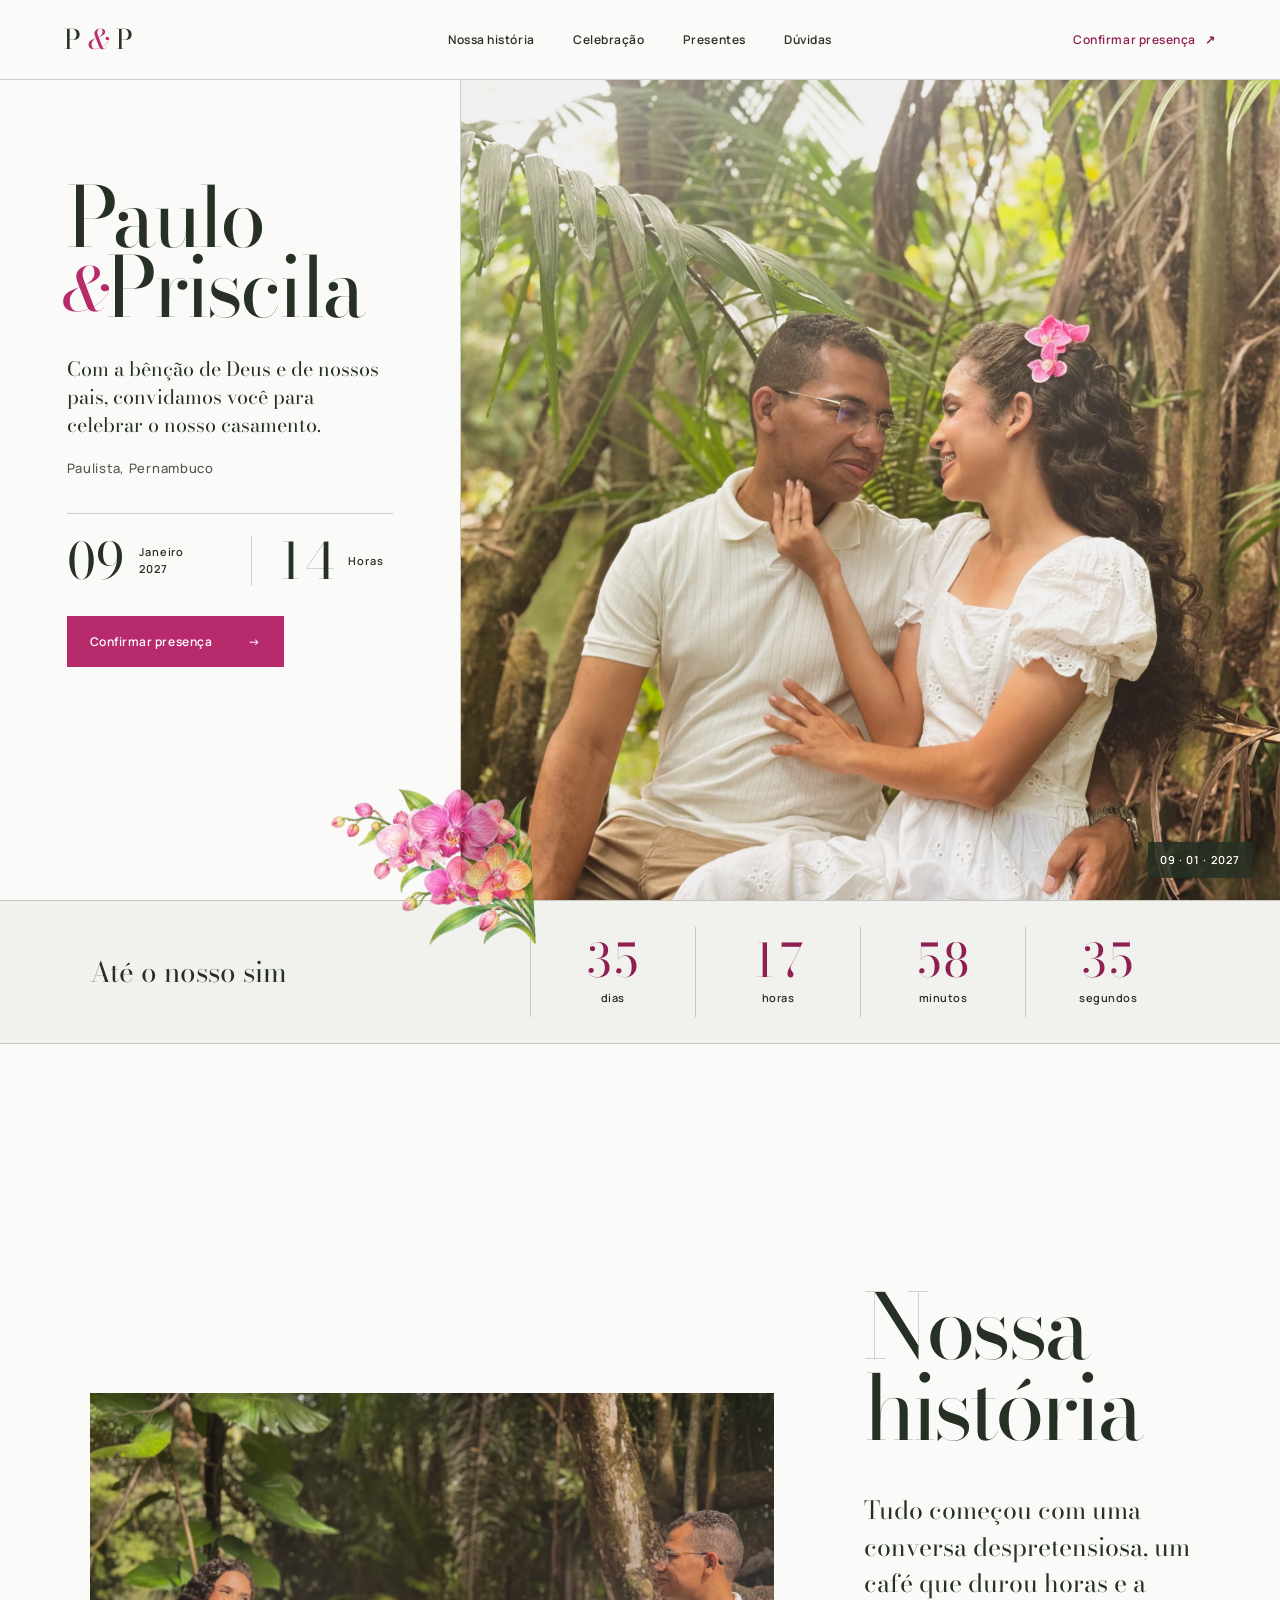
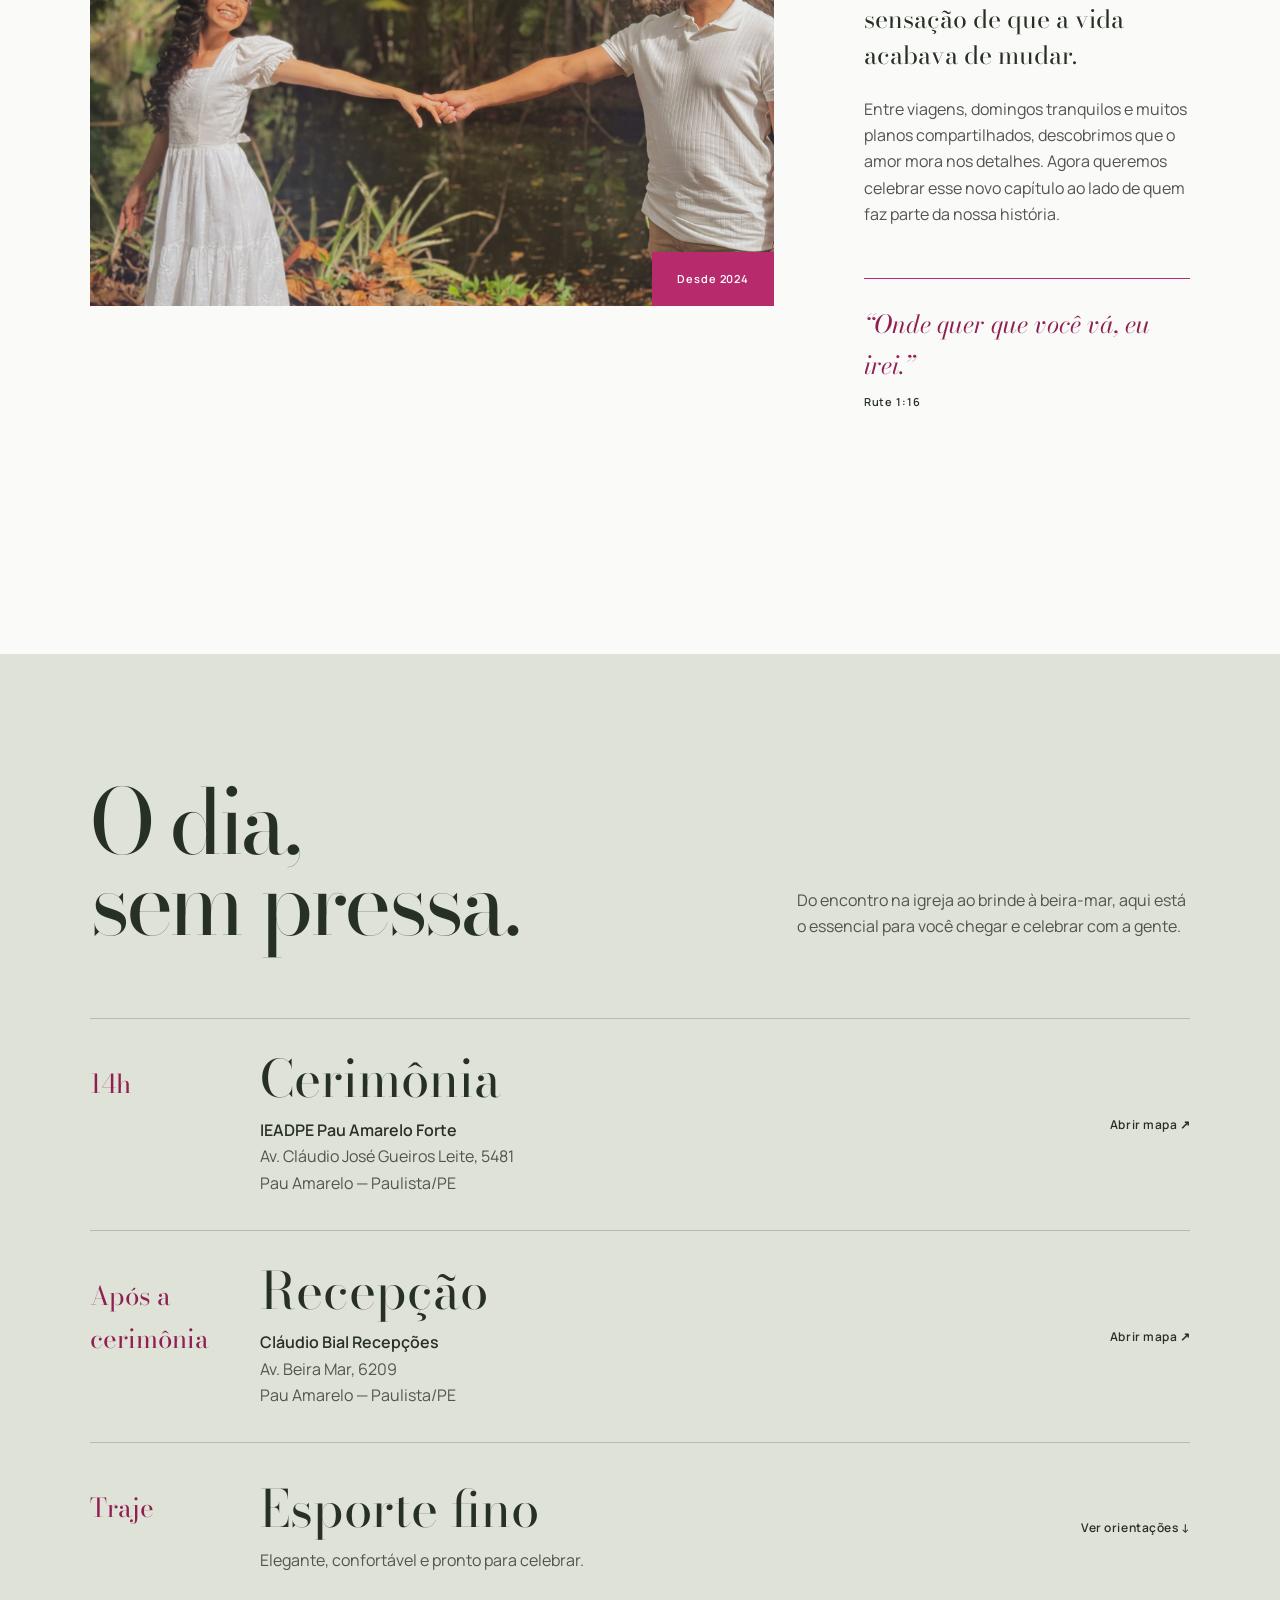
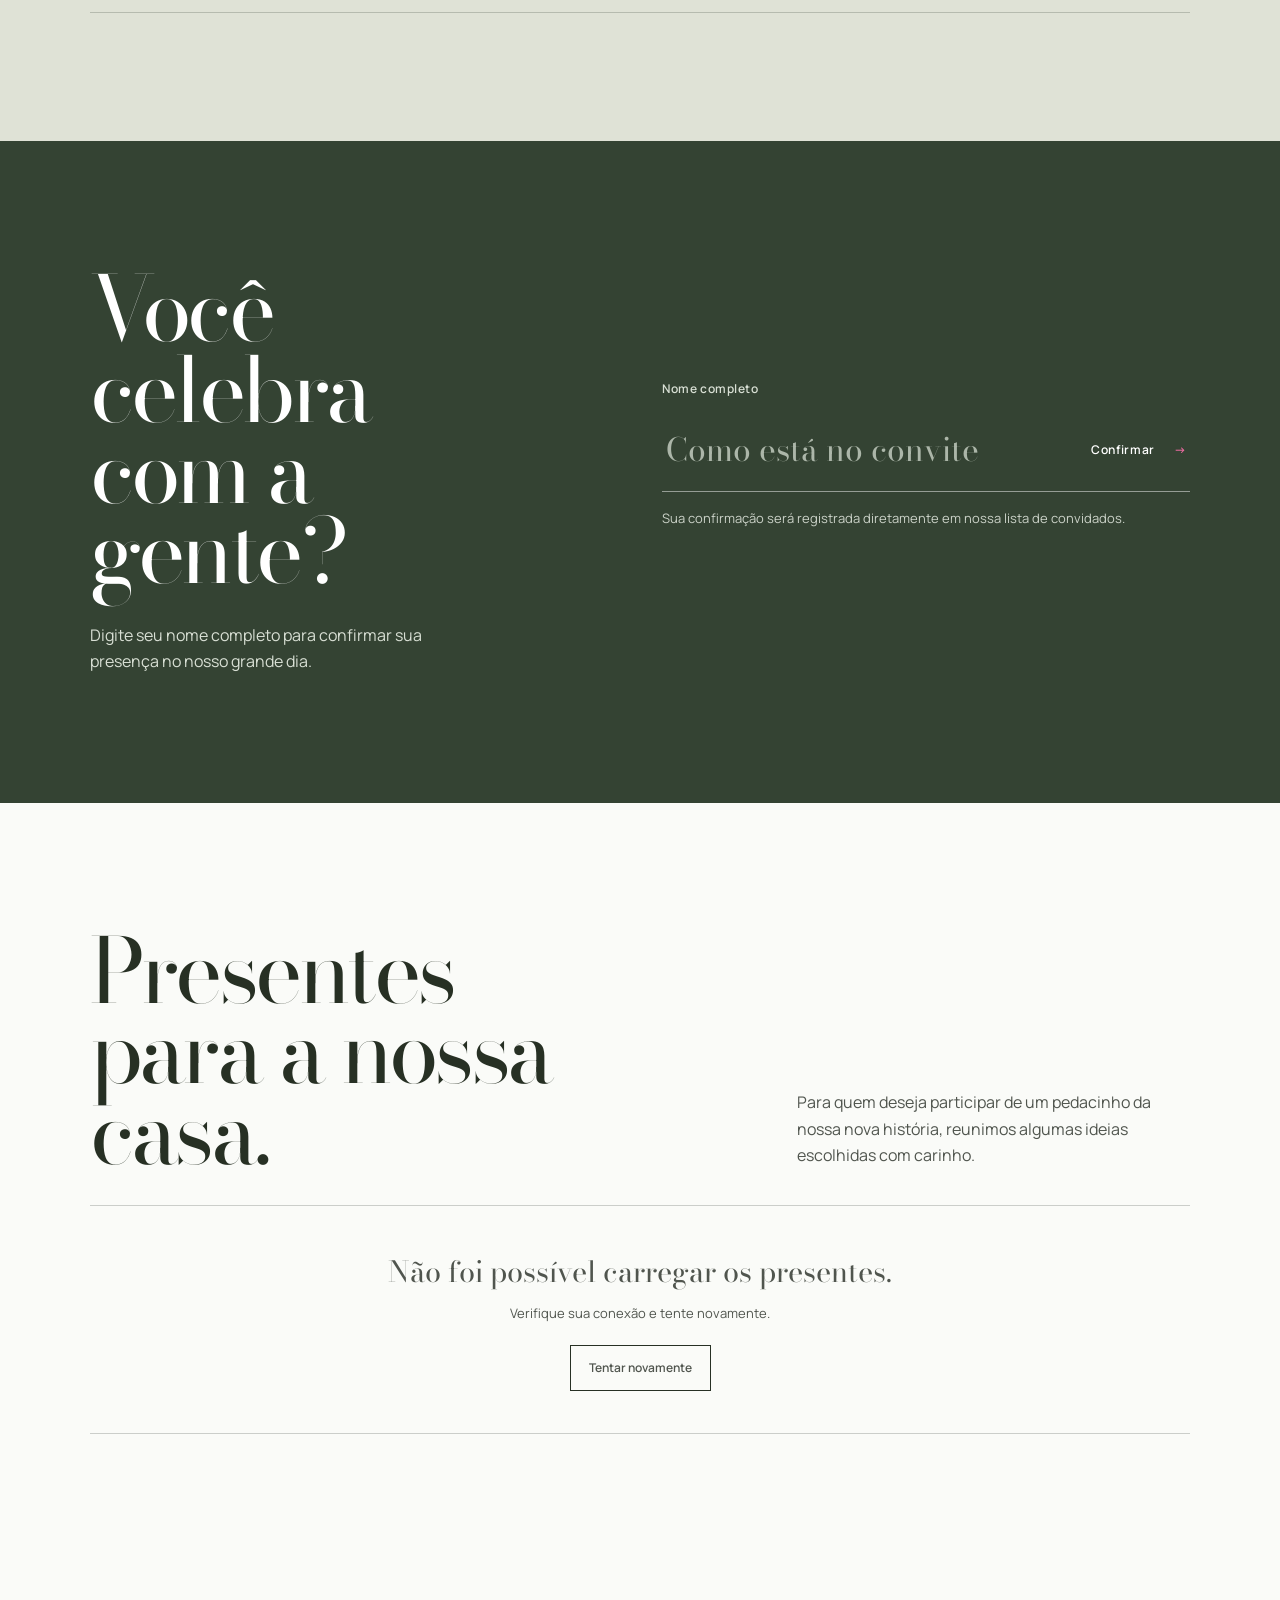
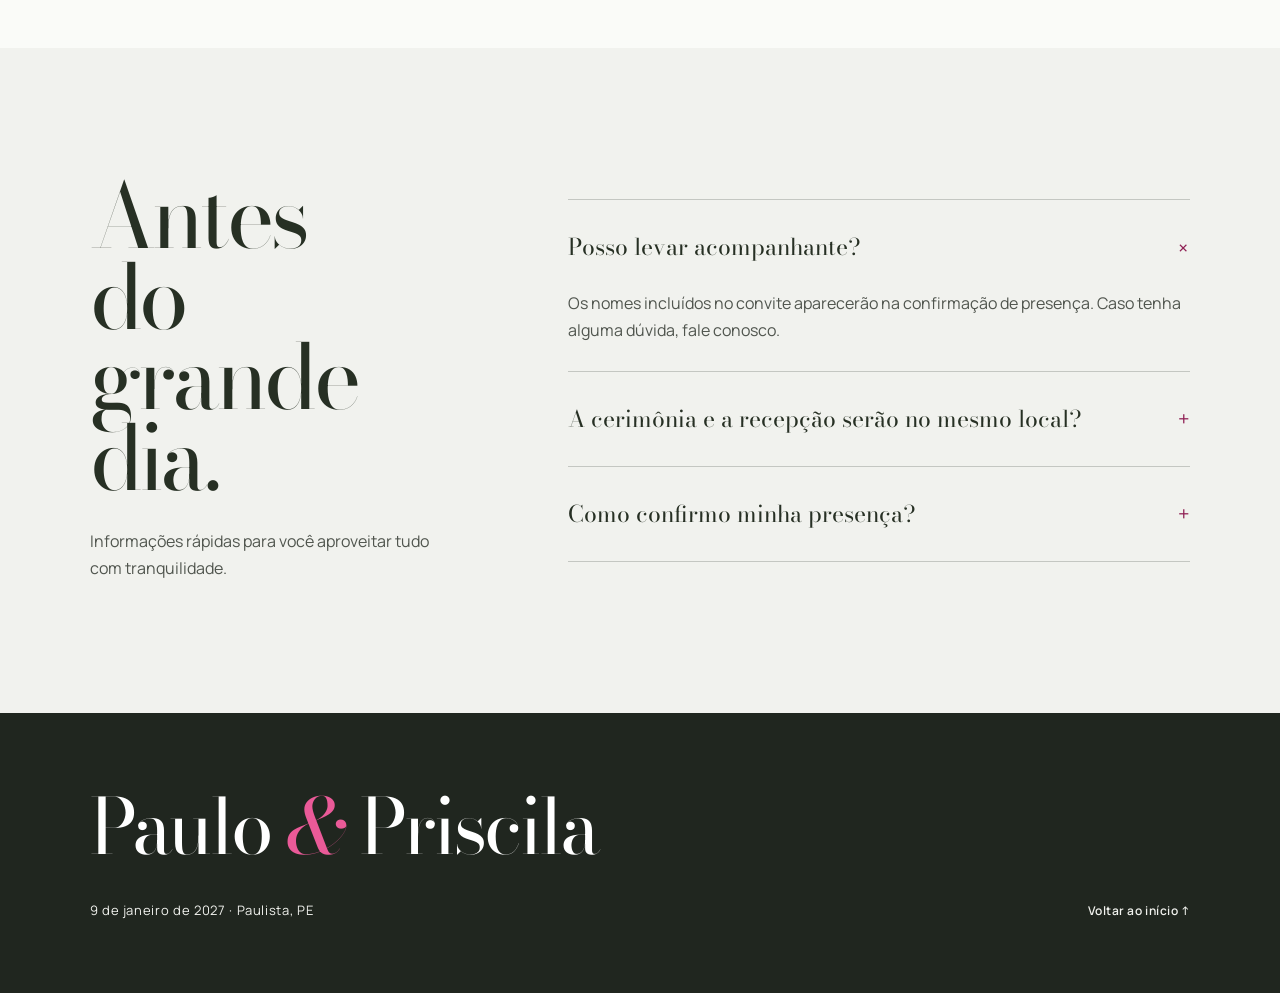
<file: index.html>
<!doctype html>
<html lang="pt-BR">
  <head>
    <meta charset="UTF-8" />
    <meta name="viewport" content="width=device-width, initial-scale=1.0" />
    <meta name="description" content="Celebre o casamento de Paulo e Priscila em 9 de janeiro de 2027. Consulte os detalhes, confirme sua presença e conheça a lista de presentes." />
    <meta name="author" content="Paulo Ricardo Gomes de Alcântara e Amam Priscila da Silva Santos" />
    <meta name="theme-color" content="#f1f2ee" />
    <title>Paulo & Priscila — 09.01.2027</title>
    <link rel="preconnect" href="https://fonts.googleapis.com" />
    <link rel="preconnect" href="https://fonts.gstatic.com" crossorigin />
    <link href="https://fonts.googleapis.com/css2?family=Bodoni+Moda:opsz,wght@6..96,400;6..96,500&family=Manrope:wght@400;500;600&display=swap" rel="stylesheet" />
    <link rel="stylesheet" href="styles.css?v=6" />
    <link rel="stylesheet" href="checkout.css?v=4" />
  </head>
  <body>
    <a class="skip-link" href="#conteudo">Pular para o conteúdo</a>

    <header class="site-header" id="inicio">
      <a class="brand" href="#inicio" aria-label="Paulo e Priscila, início">P <span>&</span> P</a>
      <button class="menu-button" type="button" aria-expanded="false" aria-controls="main-navigation">
        <span></span><span></span><span class="sr-only">Abrir menu</span>
      </button>
      <nav id="main-navigation" class="main-navigation" aria-label="Navegação principal">
        <a href="#historia">Nossa história</a>
        <a href="#celebracao">Celebração</a>
        <a href="#presentes">Presentes</a>
        <a href="#duvidas">Dúvidas</a>
      </nav>
      <a class="header-cta" href="#confirmar">Confirmar presença <span aria-hidden="true">↗</span></a>
    </header>

    <main id="conteudo">
      <section class="hero" aria-labelledby="hero-title">
        <div class="hero-copy">
          <h1 id="hero-title"><span>Paulo</span><i>&</i><span>Priscila</span></h1>
          <p class="hero-blessing">Com a bênção de Deus e de nossos pais, convidamos você para celebrar o nosso casamento.</p>
          <p class="hero-location">Paulista, Pernambuco</p>
          <div class="hero-details" aria-label="Data e horário do casamento">
            <div><strong>09</strong><span>Janeiro<br />2027</span></div>
            <div><strong>14</strong><span>Horas</span></div>
          </div>
          <a class="button button-primary" href="#confirmar">Confirmar presença <span aria-hidden="true">→</span></a>
          <img class="hero-orchids" src="assets/orquideas-hero.webp" alt="" aria-hidden="true" />
        </div>
        <div class="hero-visual">
          <div class="hero-photo" id="hero-photo" role="img" aria-label="Foto principal de Paulo e Priscila"></div>
          <p class="hero-caption">09 · 01 · 2027</p>
        </div>
      </section>

      <section class="countdown-section" aria-label="Contagem regressiva">
        <p>Até o nosso sim</p>
        <div class="countdown" data-wedding-date="2027-01-09T14:00:00-03:00">
          <div><strong data-unit="days">00</strong><span>dias</span></div>
          <div><strong data-unit="hours">00</strong><span>horas</span></div>
          <div><strong data-unit="minutes">00</strong><span>minutos</span></div>
          <div><strong data-unit="seconds">00</strong><span>segundos</span></div>
        </div>
      </section>

      <section class="story section" id="historia">
        <div class="story-visual">
          <div class="story-photo" id="story-photo" data-static-image role="img" aria-label="Paulo e Priscila de mãos dadas em meio à natureza"></div>
          <span class="story-year">Desde 2024</span>
        </div>
        <div class="story-copy">
          <h2>Nossa<br />história</h2>
          <p class="lead" id="story-lead">Tudo começou com uma conversa despretensiosa, um café que durou horas e a sensação de que a vida acabava de mudar.</p>
          <p id="story-text">Entre viagens, domingos tranquilos e muitos planos compartilhados, descobrimos que o amor mora nos detalhes. Agora queremos celebrar esse novo capítulo ao lado de quem faz parte da nossa história.</p>
          <blockquote id="story-verse">“Onde quer que você vá, eu irei.”</blockquote>
          <span class="quote-source" id="story-verse-reference">Rute 1:16</span>
        </div>
      </section>

      <section class="celebration section" id="celebracao">
        <div class="section-heading">
          <h2>O dia,<br />sem pressa.</h2>
          <p>Do encontro na igreja ao brinde à beira-mar, aqui está o essencial para você chegar e celebrar com a gente.</p>
        </div>
        <div class="event-grid">
          <article class="event-card">
            <p class="event-time">14h</p>
            <div><h3>Cerimônia</h3><p><strong>IEADPE Pau Amarelo Forte</strong><br />Av. Cláudio José Gueiros Leite, 5481<br />Pau Amarelo — Paulista/PE</p></div>
            <a href="https://www.google.com/maps/search/?api=1&query=IEADPE+Pau+Amarelo+Forte+Av.+Claudio+Jose+Gueiros+Leite+5481+Paulista+PE" target="_blank" rel="noreferrer">Abrir mapa <span aria-hidden="true">↗</span></a>
          </article>
          <article class="event-card">
            <p class="event-time">Após a cerimônia</p>
            <div><h3>Recepção</h3><p><strong>Cláudio Bial Recepções</strong><br />Av. Beira Mar, 6209<br />Pau Amarelo — Paulista/PE</p></div>
            <a href="https://www.google.com/maps/search/?api=1&query=Claudio+Bial+Recepcoes+Av.+Beira+Mar+6209+Pau+Amarelo+Paulista+PE" target="_blank" rel="noreferrer">Abrir mapa <span aria-hidden="true">↗</span></a>
          </article>
          <article class="event-card event-card--note">
            <p class="event-time">Traje</p>
            <div><h3>Esporte fino</h3><p>Elegante, confortável e pronto para celebrar.</p></div>
            <a href="#duvidas">Ver orientações <span aria-hidden="true">↓</span></a>
          </article>
        </div>
      </section>

      <section class="rsvp" id="confirmar">
        <div class="rsvp-copy">
          <h2>Você celebra<br />com a gente?</h2>
          <p>Digite seu nome completo para confirmar sua presença no nosso grande dia.</p>
        </div>
        <form class="rsvp-form" id="rsvp-form">
          <label for="guest-name">Nome completo</label>
          <div class="input-row">
            <input id="guest-name" name="guest-name" type="text" autocomplete="name" placeholder="Como está no convite" required />
            <button type="submit">Confirmar <span aria-hidden="true">→</span></button>
          </div>
          <p class="form-note">Sua confirmação será registrada diretamente em nossa lista de convidados.</p>
          <div class="form-feedback" role="status" aria-live="polite"></div>
        </form>
      </section>

      <section class="gifts section" id="presentes">
        <div class="section-heading gifts-heading">
          <h2>Presentes<br />para a nossa casa.</h2>
          <p>Para quem deseja participar de um pedacinho da nossa nova história, reunimos algumas ideias escolhidas com carinho.</p>
        </div>
        <div class="gift-status" role="status" aria-live="polite">Carregando a lista de presentes…</div>
        <div class="gift-grid" aria-busy="true">
          <article class="gift-card gift-card--skeleton" aria-hidden="true"><div class="gift-art"></div><div class="gift-info"><span></span><h3></h3><p></p><button type="button" disabled></button></div></article>
          <article class="gift-card gift-card--skeleton" aria-hidden="true"><div class="gift-art"></div><div class="gift-info"><span></span><h3></h3><p></p><button type="button" disabled></button></div></article>
          <article class="gift-card gift-card--skeleton" aria-hidden="true"><div class="gift-art"></div><div class="gift-info"><span></span><h3></h3><p></p><button type="button" disabled></button></div></article>
        </div>
        <button class="button button-outline" type="button" id="view-all-gifts" hidden>Ver todos os presentes</button>
      </section>

      <section class="faq section" id="duvidas">
        <div class="section-heading">
          <h2>Antes<br />do grande dia.</h2>
          <p>Informações rápidas para você aproveitar tudo com tranquilidade.</p>
        </div>
        <div class="accordion">
          <details open><summary>Posso levar acompanhante?<span aria-hidden="true">+</span></summary><p>Os nomes incluídos no convite aparecerão na confirmação de presença. Caso tenha alguma dúvida, fale conosco.</p></details>
          <details><summary>A cerimônia e a recepção serão no mesmo local?<span aria-hidden="true">+</span></summary><p>Não. A cerimônia será na IEADPE Pau Amarelo Forte e, depois, seguiremos para a recepção no Cláudio Bial Recepções.</p></details>
          <details><summary>Como confirmo minha presença?<span aria-hidden="true">+</span></summary><p>Use o formulário de confirmação nesta página. Basta informar seu nome completo e sua presença será registrada em nossa lista.</p></details>
        </div>
      </section>
    </main>

    <footer>
      <div class="footer-monogram">Paulo <i>&</i> Priscila</div>
      <p>9 de janeiro de 2027 · Paulista, PE</p>
      <a href="#inicio">Voltar ao início ↑</a>
    </footer>

    <div class="toast" role="status" aria-live="polite"></div>
    <script src="script.js?v=5"></script>
    <script src="payment-flow.js?v=4"></script>
  </body>
</html>
</file>
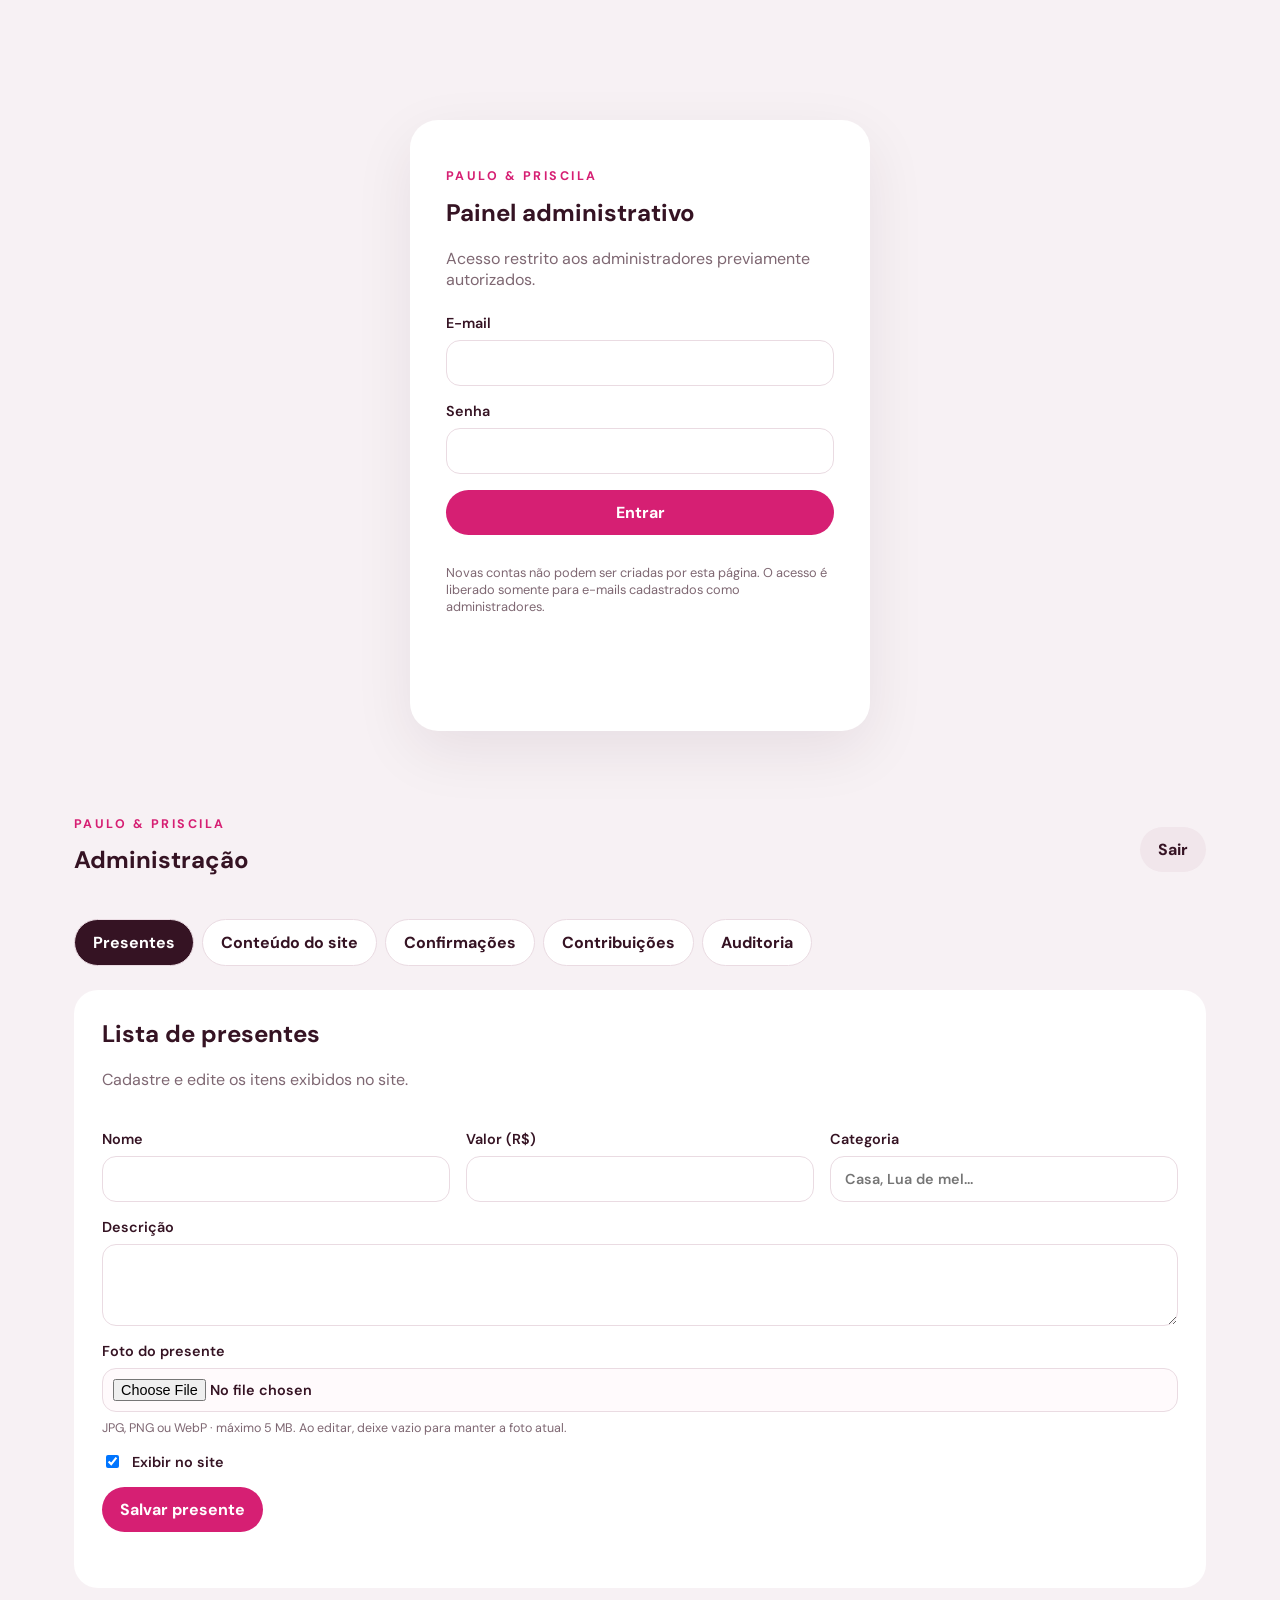
<file: admin.html>
<!doctype html>
<html lang="pt-BR">
<head>
  <meta charset="UTF-8" />
  <meta name="viewport" content="width=device-width, initial-scale=1.0" />
  <title>Admin — Paulo & Priscila</title>
  <link rel="preconnect" href="https://fonts.googleapis.com" />
  <link rel="preconnect" href="https://fonts.gstatic.com" crossorigin />
  <link href="https://fonts.googleapis.com/css2?family=DM+Sans:wght@400;500;600;700&family=Italiana&display=swap" rel="stylesheet" />
  <link rel="stylesheet" href="admin.css" />
</head>
<body>
  <main class="admin-shell">
    <section class="login-panel" id="login-panel">
      <p class="eyebrow">Paulo & Priscila</p>
      <h1>Painel administrativo</h1>
      <p class="muted">Acesso restrito aos administradores previamente autorizados.</p>
      <form id="login-form" class="stack">
        <label>E-mail<input id="admin-email" type="email" required autocomplete="username" /></label>
        <label>Senha<input id="admin-password" type="password" minlength="8" required autocomplete="current-password" /></label>
        <button type="submit">Entrar</button>
        <p class="muted small">Novas contas não podem ser criadas por esta página. O acesso é liberado somente para e-mails cadastrados como administradores.</p>
        <p id="login-feedback" class="feedback" role="status"></p>
      </form>
    </section>

    <section class="dashboard" id="dashboard" hidden>
      <header class="admin-header">
        <div><p class="eyebrow">Paulo & Priscila</p><h1>Administração</h1></div>
        <div class="header-actions"><span id="admin-user"></span><button id="logout-button" class="secondary">Sair</button></div>
      </header>

      <nav class="tabs" aria-label="Seções administrativas">
        <button class="tab active" data-tab="gifts">Presentes</button>
        <button class="tab" data-tab="content">Conteúdo do site</button>
        <button class="tab" data-tab="rsvps">Confirmações</button>
        <button class="tab" data-tab="contributions">Contribuições</button>
        <button class="tab" data-tab="audit">Auditoria</button>
      </nav>

      <section class="tab-panel active" id="tab-gifts">
        <div class="panel-heading"><div><h2>Lista de presentes</h2><p>Cadastre e edite os itens exibidos no site.</p></div></div>
        <form id="gift-form" class="gift-form">
          <input type="hidden" id="gift-id" />
          <label>Nome<input id="gift-name" required maxlength="120" /></label>
          <label>Valor (R$)<input id="gift-price" type="number" min="0.01" step="0.01" required /></label>
          <label>Categoria<input id="gift-category" placeholder="Casa, Lua de mel..." /></label>
          <label class="wide">Descrição<textarea id="gift-description" rows="3"></textarea></label>

          <label class="wide gift-image-field">
            Foto do presente
            <input id="gift-image" type="file" accept="image/jpeg,image/png,image/webp" />
            <span class="field-note">JPG, PNG ou WebP · máximo 5 MB. Ao editar, deixe vazio para manter a foto atual.</span>
          </label>
          <div class="gift-image-preview-wrap wide" id="gift-image-preview-wrap" hidden>
            <img id="gift-image-preview" alt="Pré-visualização da foto do presente" />
            <button type="button" id="remove-gift-image" class="secondary">Remover foto</button>
          </div>

          <label class="checkbox"><input id="gift-active" type="checkbox" checked /> Exibir no site</label>
          <div class="form-actions wide"><button type="submit" id="save-gift-button">Salvar presente</button><button type="button" id="cancel-edit" class="secondary" hidden>Cancelar edição</button></div>
        </form>
        <div id="gifts-list" class="cards"></div>
      </section>

      <section class="tab-panel" id="tab-content">
        <div class="panel-heading">
          <div>
            <h2>Conteúdo do site</h2>
            <p>Troque as fotos principais e edite os textos da seção “Nossa história”.</p>
          </div>
        </div>

        <form id="site-content-form" class="site-content-form">
          <p class="muted"><strong>Fotos:</strong> ao selecionar uma nova imagem, ela é enviada e salva automaticamente.</p>
          <div class="site-media-grid">
            <section class="media-editor">
              <div><h3>Foto principal</h3><p class="muted">Imagem exibida no topo do site.</p></div>
              <div class="site-image-preview-wrap" id="hero-image-preview-wrap"><img id="hero-image-preview" alt="Pré-visualização da foto principal" /></div>
              <label>Trocar foto<input id="hero-image" type="file" accept="image/jpeg,image/png,image/webp" /><span class="field-note">JPG, PNG ou WebP · máximo 5 MB. O upload inicia ao selecionar.</span></label>
              <button type="button" id="remove-hero-image" class="secondary">Remover foto</button>
            </section>

            <section class="media-editor">
              <div><h3>Foto de “Nossa história”</h3><p class="muted">Imagem em arco exibida ao lado do texto da história.</p></div>
              <div class="site-image-preview-wrap" id="story-image-preview-wrap"><img id="story-image-preview" alt="Pré-visualização da foto da história" /></div>
              <label>Trocar foto<input id="story-image" type="file" accept="image/jpeg,image/png,image/webp" /><span class="field-note">JPG, PNG ou WebP · máximo 5 MB. O upload inicia ao selecionar.</span></label>
              <button type="button" id="remove-story-image" class="secondary">Remover foto</button>
            </section>
          </div>

          <label>Texto de destaque da história<textarea id="story-lead" rows="3" maxlength="600" required></textarea></label>
          <label>Texto da história<textarea id="story-text" rows="5" maxlength="2000" required></textarea></label>

          <div class="site-text-grid">
            <label>Versículo / frase<textarea id="verse-text" rows="3" maxlength="500" required></textarea></label>
            <label>Referência<input id="verse-reference" maxlength="100" placeholder="Ex.: Rute 1:16" required /></label>
          </div>

          <div class="content-save-row">
            <button type="submit" id="save-site-content-button">Salvar textos</button>
            <p id="site-content-feedback" class="content-feedback" role="status" aria-live="polite"></p>
          </div>
        </form>
      </section>

      <section class="tab-panel" id="tab-rsvps">
        <div class="panel-heading"><div><h2>Confirmações de presença</h2><p>Veja quem confirmou presença pelo site.</p></div></div>
        <div class="table-wrap"><table><thead><tr><th>Nome</th><th>Presença</th><th>Convidados</th><th>Data</th></tr></thead><tbody id="rsvps-body"></tbody></table></div>
      </section>

      <section class="tab-panel" id="tab-contributions">
        <div class="panel-heading"><div><h2>Contribuições</h2><p>Registros de presentes e pagamentos em teste.</p></div></div>
        <div class="table-wrap"><table><thead><tr><th>Convidado</th><th>Presente</th><th>Valor</th><th>Status</th><th>Data</th></tr></thead><tbody id="contributions-body"></tbody></table></div>
      </section>

      <section class="tab-panel" id="tab-audit">
        <div class="panel-heading">
          <div>
            <h2>Logs de auditoria</h2>
            <p>Últimos acessos ao site e à API. IPs são armazenados somente em formato de hash para correlação de acessos.</p>
          </div>
          <button type="button" id="refresh-audit" class="secondary">Atualizar logs</button>
        </div>
        <p class="muted small" id="audit-summary"></p>
        <div class="table-wrap audit-table-wrap">
          <table>
            <thead><tr><th>Data</th><th>Evento</th><th>Método / rota</th><th>Quem</th><th>Status</th><th>Detalhes</th></tr></thead>
            <tbody id="audit-body"></tbody>
          </table>
        </div>
      </section>
    </section>
  </main>

  <script type="module" src="admin.js"></script>
</body>
</html>
</file>
<file: styles.css>
:root {
  --paper: #f1f2ee;
  --paper-light: #fafbf8;
  --ink: #273024;
  --olive: #344333;
  --olive-soft: #dfe2d6;
  --fuchsia: #b72b6d;
  --fuchsia-dark: #8f1f53;
  --muted: #50554e;
  --line: rgba(39, 48, 36, .22);
  --display: "Bodoni Moda", Georgia, serif;
  --sans: "Manrope", Arial, sans-serif;
}

* { box-sizing: border-box; }
[hidden] { display: none !important; }
html { scroll-behavior: smooth; overflow-x: hidden; }
body {
  margin: 0;
  overflow-x: hidden;
  color: var(--ink);
  background: var(--paper);
  font-family: var(--sans);
  font-size: 16px;
  line-height: 1.65;
}
button, input, textarea { font: inherit; }
input { caret-color: var(--fuchsia); }
button { color: inherit; }
a { color: inherit; text-underline-offset: .25em; }
img { max-width: 100%; }
::selection { color: white; background: var(--fuchsia); }
.sr-only { position: absolute; width: 1px; height: 1px; padding: 0; margin: -1px; overflow: hidden; clip: rect(0,0,0,0); white-space: nowrap; border: 0; }
.skip-link { position: fixed; z-index: 200; top: 12px; left: 12px; padding: 10px 14px; color: white; background: var(--olive); text-decoration: none; transform: translateY(-160%); transition: transform .18s ease; }
.skip-link:focus { transform: translateY(0); }
:where(a, button, input, summary):focus-visible { outline: 3px solid rgba(183,43,109,.48); outline-offset: 4px; }
* { scrollbar-color: var(--fuchsia) var(--paper); scrollbar-width: thin; }
::-webkit-scrollbar { width: 9px; }
::-webkit-scrollbar-track { background: var(--paper); }
::-webkit-scrollbar-thumb { border: 2px solid var(--paper); background: var(--fuchsia); }

.site-header {
  position: relative;
  z-index: 40;
  height: 80px;
  display: grid;
  grid-template-columns: 220px 1fr 220px;
  align-items: center;
  padding: 0 clamp(24px, 5vw, 76px);
  border-bottom: 1px solid var(--line);
  background: var(--paper-light);
}
.brand { width: fit-content; color: var(--ink); font-family: var(--display); font-size: 27px; line-height: 1; text-decoration: none; }
.brand span { color: var(--fuchsia); font-style: italic; }
.main-navigation { display: flex; justify-content: center; align-items: center; gap: clamp(25px, 3vw, 48px); }
.main-navigation a, .header-cta { position: relative; font-size: 12px; font-weight: 600; letter-spacing: .045em; text-decoration: none; }
.main-navigation a::after, .header-cta::after { content: ""; position: absolute; right: 0; bottom: -8px; left: 0; height: 1px; background: currentColor; transform: scaleX(0); transform-origin: right; transition: transform .3s cubic-bezier(.16,1,.3,1); }
.main-navigation a:hover::after, .header-cta:hover::after { transform: scaleX(1); transform-origin: left; }
.header-cta { justify-self: end; color: var(--fuchsia-dark); }
.header-cta span { margin-left: 7px; }
.menu-button { display: none; width: 44px; height: 44px; padding: 10px; border: 0; background: transparent; }
.menu-button span:not(.sr-only) { display: block; width: 100%; height: 1px; margin: 7px 0; background: var(--ink); }

.hero { min-height: calc(100svh - 80px); display: grid; grid-template-columns: minmax(430px, 36%) 1fr; background: var(--paper-light); }
.hero-copy { position: relative; z-index: 2; min-height: 720px; padding: clamp(70px, 8vw, 124px) clamp(38px, 5.2vw, 80px) 68px; display: flex; flex-direction: column; align-items: flex-start; border-right: 1px solid var(--line); }
.hero-location { margin: 18px 0 0; color: var(--muted); font-size: 13px; font-weight: 500; letter-spacing: .055em; }
.hero h1 { position: relative; margin: 0; color: var(--ink); font-family: var(--display); font-size: clamp(69px, 6.5vw, 96px); font-weight: 400; line-height: .84; letter-spacing: -.04em; }
.hero h1 span { display: block; }
.hero h1 i { position: absolute; margin: .13em 0 0 -.08em; color: var(--fuchsia); font-size: .72em; font-weight: 400; line-height: 1; }
.hero h1 span:last-child { margin-left: .48em; }
.hero-blessing { max-width: 38ch; margin: 34px 0 0; font-family: var(--display); font-size: clamp(18px, 1.55vw, 23px); line-height: 1.4; }
.hero-details { width: 100%; max-width: 380px; margin: 34px 0 30px; padding-top: 22px; display: grid; grid-template-columns: 1.3fr 1fr; border-top: 1px solid var(--line); }
.hero-details > div { display: flex; align-items: center; gap: 14px; }
.hero-details > div + div { padding-left: 24px; border-left: 1px solid var(--line); }
.hero-details strong { font-family: var(--display); font-size: 50px; font-weight: 400; line-height: 1; font-variant-numeric: lining-nums tabular-nums; }
.hero-details span { font-size: 11px; font-weight: 600; letter-spacing: .09em; line-height: 1.5; }
.button { min-height: 51px; padding: 0 22px; display: inline-flex; align-items: center; justify-content: center; gap: 36px; border: 1px solid transparent; border-radius: 0; background: transparent; cursor: pointer; font-size: 12px; font-weight: 600; letter-spacing: .045em; text-decoration: none; transition: color .25s ease, background .25s ease, border-color .25s ease; }
.button-primary { color: white; background: var(--fuchsia); }
.button-primary:hover { background: var(--fuchsia-dark); }
.button-outline { border-color: var(--ink); color: var(--ink); }
.button-outline:hover { color: white; background: var(--ink); }
.hero-orchids { position: absolute; z-index: -1; right: -76px; bottom: -48px; width: min(290px, 23vw); opacity: .78; transform: rotate(-3deg); transform-origin: 70% 100%; pointer-events: none; }
.hero-visual { position: relative; min-height: 720px; overflow: hidden; background: #c9c6b9; }
.hero-photo { position: absolute; inset: 0; background: url("assets/paulo-priscila-hero.webp") 52% 46% / cover no-repeat; animation: photo-reveal 1.15s cubic-bezier(.16,1,.3,1) both; }
.hero-caption { position: absolute; right: 28px; bottom: 22px; margin: 0; padding: 9px 12px; color: white; background: rgba(39,48,36,.86); font-size: 11px; font-weight: 600; letter-spacing: .1em; }
@keyframes photo-reveal { from { opacity: .01; clip-path: inset(0 0 0 16%); transform: scale(1.035); } to { opacity: 1; clip-path: inset(0); transform: scale(1); } }

.countdown-section { min-height: 144px; padding: 0 clamp(24px, 7vw, 108px); display: grid; grid-template-columns: .8fr 1.2fr; align-items: center; border-top: 1px solid var(--line); border-bottom: 1px solid var(--line); background: var(--paper); }
.countdown-section > p { margin: 0; font-family: var(--display); font-size: 28px; }
.countdown { display: grid; grid-template-columns: repeat(4, 1fr); }
.countdown div { padding: 10px 20px; border-left: 1px solid var(--line); text-align: center; }
.countdown strong { display: block; color: var(--fuchsia-dark); font-family: var(--display); font-size: clamp(34px, 3.6vw, 52px); font-weight: 400; line-height: 1; font-variant-numeric: lining-nums tabular-nums; }
.countdown span { display: block; margin-top: 6px; font-size: 11px; font-weight: 600; letter-spacing: .045em; }

.section { padding: clamp(96px, 10vw, 150px) clamp(24px, 7vw, 108px); scroll-margin-top: 28px; }
h2 { margin: 0; font-family: var(--display); font-size: clamp(60px, 7vw, 96px); font-weight: 400; line-height: .9; letter-spacing: -.04em; }
.section-heading { max-width: 1240px; margin: 0 auto 74px; display: grid; grid-template-columns: 1fr minmax(320px, .65fr); align-items: end; gap: clamp(48px, 8vw, 130px); }
.section-heading > p { max-width: 48ch; margin: 0 0 4px; color: var(--muted); }

.story { padding-right: 0; display: grid; grid-template-columns: minmax(0, 1.15fr) minmax(420px, .85fr); align-items: stretch; background: var(--paper-light); }
.story-visual { position: relative; min-height: 0; align-self: center; aspect-ratio: 4 / 3; }
.story-photo { position: absolute; inset: 0; background: linear-gradient(rgba(39,48,36,.04),rgba(39,48,36,.08)), url("assets/paulo-priscila-historia.webp") center / cover no-repeat; }
.story-year { position: absolute; right: 0; bottom: 0; padding: 18px 25px; color: white; background: var(--fuchsia); font-size: 11px; font-weight: 600; letter-spacing: .08em; }
.story-copy { padding: clamp(76px, 9vw, 138px) clamp(40px, 7vw, 110px); display: flex; flex-direction: column; justify-content: center; }
.story-copy .lead { max-width: 30ch; margin: 44px 0 22px; font-family: var(--display); font-size: 25px; line-height: 1.45; }
.story-copy > p:not(.lead) { max-width: 54ch; margin: 0; color: var(--muted); }
blockquote { margin: 50px 0 7px; padding-top: 25px; border-top: 1px solid var(--fuchsia); color: var(--fuchsia-dark); font-family: var(--display); font-size: 25px; font-style: italic; }
.quote-source { font-size: 11px; font-weight: 600; letter-spacing: .08em; }

.celebration { background: var(--olive-soft); }
.event-grid { max-width: 1240px; margin: 0 auto; border-bottom: 1px solid var(--line); }
.event-card { min-height: 205px; padding: 34px 0; display: grid; grid-template-columns: 140px 1fr 150px; align-items: center; gap: 30px; border-top: 1px solid var(--line); }
.event-time { align-self: start; margin: 10px 0 0; color: var(--fuchsia-dark); font-family: var(--display); font-size: 26px; }
.event-card h3 { margin: 0 0 13px; font-family: var(--display); font-size: clamp(36px, 4vw, 54px); font-weight: 400; line-height: 1; }
.event-card div p { margin: 0; color: var(--muted); }
.event-card div strong { color: var(--ink); font-weight: 600; }
.event-card a { justify-self: end; font-size: 12px; font-weight: 600; letter-spacing: .045em; text-decoration: none; }
.event-card a:hover { color: var(--fuchsia-dark); }
.event-card--note { min-height: 170px; }

.rsvp { min-height: 620px; padding: clamp(90px, 10vw, 150px) clamp(24px, 7vw, 108px); display: grid; grid-template-columns: .9fr 1.1fr; align-items: center; gap: clamp(60px, 11vw, 170px); color: #f7f3eb; background: var(--olive); scroll-margin-top: 28px; }
.rsvp-copy h2 { color: white; }
.rsvp-copy p { max-width: 40ch; margin: 30px 0 0; color: #d8dfd4; }
.rsvp-form { max-width: 690px; }
.rsvp-form label { display: block; margin-bottom: 18px; color: #d8dfd4; font-size: 12px; font-weight: 600; letter-spacing: .045em; }
.input-row { display: grid; grid-template-columns: 1fr auto; padding-bottom: 8px; border-bottom: 1px solid rgba(255,255,255,.48); }
.input-row input { min-width: 0; height: 66px; padding: 0 4px; border: 0; outline: 0; color: white; background: transparent; font-family: var(--display); font-size: clamp(24px, 2.5vw, 34px); }
.input-row input::placeholder { color: #acb6a9; opacity: 1; }
.input-row button { padding: 0 4px 0 28px; border: 0; color: white; background: transparent; cursor: pointer; font-size: 12px; font-weight: 600; letter-spacing: .055em; }
.input-row button span { margin-left: 16px; color: #f16ca4; }
.input-row button:disabled { opacity: .55; cursor: wait; }
.form-note { margin: 16px 0 0; color: #cbd2c8; font-size: 13px; }
.form-feedback { min-height: 24px; margin-top: 12px; color: white; font-size: 13px; font-weight: 500; }
.form-feedback.is-loading { color: #cbd3c8; }
.form-feedback.is-error { color: #ffabc9; }
.form-feedback.is-success { color: #d7ead2; }

.gifts { background: var(--paper-light); }
.gifts-heading h2 { color: var(--ink); }
.gift-status { max-width: 1240px; margin: -42px auto 38px; color: var(--muted); font-size: 13px; }
.gift-status:empty { display: none; }
.gift-grid { max-width: 1240px; margin: 0 auto 48px; display: grid; grid-template-columns: repeat(3, 1fr); gap: 28px; }
.gift-card { min-width: 0; display: flex; flex-direction: column; }
.gift-art { position: relative; height: 300px; display: grid; place-items: center; overflow: hidden; color: var(--ink); background: #e5e2d8; }
.gift-art img { width: 100% !important; height: 100% !important; object-fit: cover; border-radius: 0 !important; transition: transform .7s cubic-bezier(.16,1,.3,1); }
.gift-card:hover .gift-art img { transform: scale(1.025); }
.gift-art span { width: 62px; height: 62px; display: grid; place-items: center; border: 1px solid rgba(39,48,36,.38); }
.gift-art svg { width: 30px; height: 30px; fill: none; stroke: currentColor; stroke-linecap: round; stroke-linejoin: round; stroke-width: 1.3; }
.gift-art-home { background: #dbe0d3; }
.gift-art-trip { background: #e0d6d7; }
.gift-art-dinner { background: #e7ded4; }
.gift-info { flex: 1; padding: 25px 0 0; display: flex; flex-direction: column; align-items: flex-start; border-top: 1px solid var(--line); }
.gift-info > span { font-size: 11px; font-weight: 600; letter-spacing: .07em; }
.gift-info h3 { min-height: 56px; margin: 12px 0 8px; font-family: var(--display); font-size: 28px; font-weight: 400; line-height: 1.08; }
.gift-info p { margin: 0 0 24px; color: var(--fuchsia-dark); font-family: var(--display); font-size: 24px; }
.gift-info button { margin-top: auto; padding: 0 0 7px; border: 0; border-bottom: 1px solid var(--ink); background: transparent; cursor: pointer; font-size: 12px; font-weight: 600; letter-spacing: .045em; }
.gift-info button:hover { color: var(--fuchsia-dark); border-color: var(--fuchsia-dark); }
.gift-info button:disabled { opacity: .45; cursor: default; }
.gifts > .button { width: fit-content; margin: 0 auto; display: flex; }
.gift-state { min-height: 190px; padding: 42px; display: grid; place-items: center; align-content: center; gap: 8px; border-top: 1px solid var(--line); border-bottom: 1px solid var(--line); text-align: center; }
.gift-state strong { font-family: var(--display); font-size: 29px; font-weight: 400; }
.gift-state span { max-width: 54ch; color: var(--muted); }
.gift-state button { margin-top: 12px; min-height: 46px; padding: 0 18px; border: 1px solid var(--ink); border-radius: 0; background: transparent; cursor: pointer; font-size: 12px; font-weight: 600; }
.gift-card--skeleton { pointer-events: none; }
.gift-card--skeleton .gift-art,
.gift-card--skeleton .gift-info span,
.gift-card--skeleton .gift-info h3,
.gift-card--skeleton .gift-info p,
.gift-card--skeleton .gift-info button { background: linear-gradient(100deg, #e3dfd6 35%, #f2eee7 50%, #e3dfd6 65%); background-size: 300% 100%; animation: skeleton 1.5s ease-in-out infinite; }
.gift-card--skeleton .gift-info span { width: 70px; height: 8px; }
.gift-card--skeleton .gift-info h3 { width: 80%; height: 46px; }
.gift-card--skeleton .gift-info p { width: 34%; height: 23px; }
.gift-card--skeleton .gift-info button { width: 45%; height: 26px; border: 0; }
@keyframes skeleton { 0% { background-position: 100% 0; } 100% { background-position: 0 0; } }

.faq { display: grid; grid-template-columns: .72fr 1.28fr; gap: clamp(60px, 10vw, 150px); background: var(--paper); }
.faq .section-heading { margin: 0; display: block; }
.faq .section-heading > p { margin-top: 30px; }
.accordion { align-self: center; }
.accordion details { border-top: 1px solid var(--line); }
.accordion details:last-child { border-bottom: 1px solid var(--line); }
.accordion summary { list-style: none; padding: 28px 0; display: flex; align-items: center; justify-content: space-between; gap: 24px; cursor: pointer; font-family: var(--display); font-size: 23px; }
.accordion summary::-webkit-details-marker { display: none; }
.accordion summary span { color: var(--fuchsia-dark); font-family: var(--sans); font-size: 20px; font-weight: 400; transition: transform .25s ease; }
.accordion details[open] summary span { transform: rotate(45deg); }
.accordion details p { max-width: 65ch; margin: -4px 0 28px; color: var(--muted); }

footer { min-height: 280px; padding: 72px clamp(24px, 7vw, 108px); display: grid; grid-template-columns: 1fr auto; align-items: end; color: #f1f2ee; background: #20261f; }
.footer-monogram { grid-column: 1 / -1; color: white; font-family: var(--display); font-size: clamp(50px, 6vw, 82px); line-height: 1; letter-spacing: -.04em; }
.footer-monogram i { color: #ea5a98; font-weight: 400; }
footer p { margin: 30px 0 0; font-size: 13px; letter-spacing: .05em; }
footer a { justify-self: end; font-size: 12px; font-weight: 600; letter-spacing: .045em; text-decoration: none; }

.toast { position: fixed; z-index: 100; right: 24px; bottom: 24px; max-width: 390px; padding: 15px 18px; color: white; background: var(--olive); opacity: 0; transform: translateY(14px); pointer-events: none; transition: opacity .2s ease, transform .2s ease; font-size: 13px; }
.toast.visible { opacity: 1; transform: translateY(0); }

@media (max-width: 1050px) {
  .site-header { grid-template-columns: 150px 1fr 190px; }
  .hero { grid-template-columns: minmax(390px, 43%) 1fr; }
  .hero-copy { padding-right: 45px; padding-left: 45px; }
  .story { grid-template-columns: 1fr 1fr; }
  .story-copy { padding-right: 56px; padding-left: 56px; }
  .event-card { grid-template-columns: 110px 1fr 130px; }
}

@media (max-width: 820px) {
  .site-header { height: 68px; grid-template-columns: 1fr auto; padding: 0 22px; }
  .brand { font-size: 24px; }
  .menu-button { display: block; }
  .header-cta { display: none; }
  .main-navigation { position: absolute; top: 68px; right: 0; left: 0; display: none; padding: 22px; flex-direction: column; align-items: stretch; gap: 0; border-top: 1px solid var(--line); border-bottom: 1px solid var(--line); background: var(--paper-light); }
  .main-navigation.open { display: flex; }
  .main-navigation a { padding: 13px 0; border-bottom: 1px solid rgba(39,48,36,.12); }
  .hero { min-height: 0; grid-template-columns: 1fr; }
  .hero-copy { min-height: 670px; padding: 64px 28px 70px; border-right: 0; }
  .hero-location { margin-top: 16px; }
  .hero h1 { font-size: clamp(64px, 18vw, 88px); }
  .hero-blessing { margin-top: 30px; }
  .hero-details { margin-top: 30px; }
  .hero-orchids { left: auto; right: -80px; bottom: -85px; width: 260px; opacity: .72; transform: none; }
  .hero-visual { min-height: 66svh; }
  .hero-photo { background-position: 50% center; }
  .countdown-section { padding: 32px 24px; grid-template-columns: 1fr; gap: 24px; }
  .countdown-section > p { font-size: 24px; }
  .countdown div:first-child { border-left: 0; }
  .section { padding: 90px 24px; }
  .section-heading { margin-bottom: 52px; grid-template-columns: 1fr; gap: 26px; }
  h2 { font-size: clamp(56px, 15vw, 76px); }
  .story { padding: 0; grid-template-columns: 1fr; }
  .story-visual { min-height: 0; aspect-ratio: 4 / 3; }
  .story-copy { padding: 90px 24px; }
  .story-copy .lead { margin-top: 36px; }
  .event-card { padding: 28px 0; grid-template-columns: 80px 1fr; gap: 20px; }
  .event-card a { grid-column: 2; justify-self: start; }
  .rsvp { min-height: 0; padding: 90px 24px; grid-template-columns: 1fr; gap: 58px; }
  .gift-grid { grid-template-columns: 1fr; gap: 58px; }
  .gift-art { height: min(420px, 78vw); }
  .gift-info h3 { min-height: 0; }
  .gift-status { margin-top: -24px; }
  .faq { grid-template-columns: 1fr; gap: 60px; }
  footer { grid-template-columns: 1fr; gap: 20px; }
  footer a { justify-self: start; }
}

@media (max-width: 480px) {
  .hero-copy { min-height: 620px; }
  .hero h1 { font-size: 66px; }
  .hero-details strong { font-size: 43px; }
  .hero-details > div + div { padding-left: 16px; }
  .button { gap: 22px; }
  .countdown-section { padding-right: 18px; padding-left: 18px; }
  .countdown div { padding: 8px 6px; }
  .countdown strong { font-size: 32px; }
  .countdown span { font-size: 11px; }
  .story-visual { min-height: 0; }
  .story-photo { background-position: center; }
  .event-card { grid-template-columns: 62px 1fr; }
  .event-time { font-size: 21px; }
  .input-row { grid-template-columns: 1fr; }
  .input-row button { min-height: 52px; padding: 0 4px; border-top: 1px solid rgba(255,255,255,.22); text-align: left; }
  .accordion summary { font-size: 21px; }
  .toast { right: 12px; bottom: 12px; left: 12px; max-width: none; }
}

@media (prefers-reduced-motion: reduce) {
  html { scroll-behavior: auto; }
  *, *::before, *::after { animation-duration: .01ms !important; animation-iteration-count: 1 !important; transition-duration: .01ms !important; }
}
</file>
<file: checkout.css>
body.payment-modal-open { overflow: hidden; }
.payment-modal[hidden] { display: none; }
.payment-modal { position: fixed; inset: 0; z-index: 120; display: grid; place-items: center; padding: 24px; opacity: 0; pointer-events: none; transition: opacity .2s ease; }
.payment-modal.is-visible { opacity: 1; pointer-events: auto; }
.payment-modal__backdrop { position: absolute; inset: 0; background: rgba(24,29,23,.76); }
.payment-modal__panel { position: relative; z-index: 1; width: min(700px, 100%); max-height: calc(100svh - 48px); overflow: auto; padding: clamp(36px, 6vw, 72px); color: var(--ink); background: var(--paper-light); box-shadow: 0 35px 90px rgba(18,23,18,.32); transform: translateY(22px); transition: transform .35s cubic-bezier(.16,1,.3,1); }
.payment-modal.is-visible .payment-modal__panel { transform: translateY(0); }
.payment-modal__close { position: absolute; top: 18px; right: 18px; width: 42px; height: 42px; display: grid; place-items: center; border: 1px solid var(--line); border-radius: 0; color: var(--ink); background: transparent; cursor: pointer; font-size: 24px; line-height: 1; transition: color .2s ease, background .2s ease; }
.payment-modal__close:hover { color: white; background: var(--ink); }
.payment-modal__close:focus-visible, .payment-modal__submit:focus-visible, .payment-modal__form input:focus-visible { outline: 3px solid rgba(183,43,109,.45); outline-offset: 3px; }
.payment-modal__heading { padding-right: 48px; }
.payment-modal__eyebrow { display: none; }
.payment-modal__heading h2 { max-width: 9ch; margin: 0; font-family: var(--display); font-size: clamp(48px, 7vw, 72px); font-weight: 400; line-height: .92; letter-spacing: -.04em; }
.payment-modal__heading p { max-width: 52ch; margin: 24px 0 0; color: var(--muted); }
.payment-modal__gift { margin: 38px 0; padding: 22px 0; display: grid; grid-template-columns: auto 1fr auto; align-items: center; gap: 18px; border-top: 1px solid var(--line); border-bottom: 1px solid var(--line); }
.payment-modal__gift-icon { width: 48px; height: 48px; display: grid; place-items: center; color: var(--fuchsia-dark); background: var(--olive-soft); }
.payment-modal__gift-icon svg { width: 24px; height: 24px; fill: none; stroke: currentColor; stroke-linecap: round; stroke-linejoin: round; stroke-width: 1.4; }
.payment-modal__gift-copy { min-width: 0; }
.payment-modal__gift-copy span { display: block; margin-bottom: 4px; font-size: 11px; font-weight: 600; letter-spacing: .07em; }
.payment-modal__gift-copy strong { display: block; overflow: hidden; font-family: var(--display); font-size: 24px; font-weight: 400; line-height: 1.15; text-overflow: ellipsis; white-space: nowrap; }
.payment-modal__gift-price { color: var(--fuchsia-dark); font-family: var(--display); font-size: 25px; white-space: nowrap; }
.payment-modal__form { display: grid; gap: 14px; }
.payment-modal__form label { font-size: 12px; font-weight: 600; letter-spacing: .055em; }
.payment-modal__form input[type="text"] { width: 100%; height: 62px; padding: 0; border: 0; border-bottom: 1px solid var(--line); border-radius: 0; outline: 0; color: var(--ink); background: transparent; font-family: var(--display); font-size: 25px; }
.payment-modal__form input[type="text"]::placeholder { color: #77786f; }
.payment-modal__form input[type="text"]:focus { border-color: var(--fuchsia); }
.payment-modal__methods { display: flex; flex-wrap: wrap; gap: 8px; margin-top: 8px; }
.payment-modal__methods span { padding: 7px 11px; border: 1px solid var(--line); border-radius: 999px; font-size: 11px; font-weight: 600; }
.payment-modal__security { margin: 6px 0 0; padding: 16px 0; display: flex; align-items: flex-start; gap: 12px; border-top: 1px solid var(--line); border-bottom: 1px solid var(--line); color: var(--muted); font-size: 13px; line-height: 1.55; }
.payment-modal__security > svg { width: 18px; height: 18px; flex: 0 0 18px; color: var(--olive); fill: none; stroke: currentColor; stroke-linecap: round; stroke-linejoin: round; stroke-width: 1.5; }
.payment-modal__feedback { min-height: 20px; color: var(--muted); font-size: 12px; }
.payment-modal__feedback.is-error { color: #8f303b; }
.payment-modal__feedback.is-success { color: var(--olive); }
.payment-modal__feedback.is-loading { color: var(--muted); }
.payment-modal__submit { width: 100%; min-height: 58px; padding: 0 20px 0 24px; display: flex; align-items: center; justify-content: space-between; gap: 16px; border: 0; border-radius: 0; color: white; background: var(--fuchsia); cursor: pointer; font-size: 12px; font-weight: 600; letter-spacing: .055em; transition: background .2s ease, opacity .2s ease; }
.payment-modal__submit:hover:not(:disabled) { background: var(--fuchsia-dark); }
.payment-modal__submit b { font-size: 18px; font-weight: 400; }
.payment-modal__submit:disabled { cursor: wait; opacity: .68; }

@media (max-width: 600px) {
  .payment-modal { align-items: end; padding: 0; }
  .payment-modal__panel { width: 100%; max-height: 94svh; padding: 42px 22px calc(28px + env(safe-area-inset-bottom)); transform: translateY(35px); }
  .payment-modal__heading { padding-right: 38px; }
  .payment-modal__heading h2 { font-size: 51px; }
  .payment-modal__gift { grid-template-columns: auto 1fr; }
  .payment-modal__gift-price { grid-column: 2; }
  .payment-modal__gift-copy strong { white-space: normal; }
}
</file>
<file: admin.css>
:root{--bg:#f7f1f4;--panel:#fff;--ink:#351323;--muted:#7e6772;--accent:#d61f73;--line:#eadbe2;--danger:#a11b36}*{box-sizing:border-box}body{margin:0;font-family:'DM Sans',sans-serif;background:var(--bg);color:var(--ink)}button,input,textarea{font:inherit}.admin-shell{max-width:1180px;margin:0 auto;padding:48px 24px}.login-panel{max-width:460px;margin:8vh auto;background:var(--panel);padding:36px;border-radius:28px;box-shadow:0 20px 60px rgba(53,19,35,.08)}h1,h2,h3{margin-top:0}.eyebrow{font-size:.78rem;text-transform:uppercase;letter-spacing:.2em;font-weight:700;color:var(--accent)}.muted,.panel-heading p,.admin-card p{color:var(--muted)}.small{font-size:.8rem}.stack{display:grid;gap:16px;margin-top:24px}label{display:grid;gap:8px;font-size:.9rem;font-weight:600}input,textarea{width:100%;border:1px solid var(--line);background:#fff;border-radius:14px;padding:13px 14px;color:var(--ink)}textarea{resize:vertical}input[type=file]{padding:10px;background:#fffafc}button{border:0;border-radius:999px;padding:12px 18px;background:var(--accent);color:#fff;font-weight:700;cursor:pointer}button:disabled{opacity:.65;cursor:wait}.secondary{background:#f1e6eb;color:var(--ink)}.danger{background:#f8e3e8;color:var(--danger)}.feedback{min-height:20px;color:var(--danger)}.admin-header,.panel-heading,.header-actions,.row-actions{display:flex;align-items:center;justify-content:space-between;gap:14px}.dashboard{display:grid;gap:24px}.tabs{display:flex;gap:8px;flex-wrap:wrap}.tab{background:#fff;color:var(--ink);border:1px solid var(--line)}.tab.active{background:var(--ink);color:#fff}.tab-panel{display:none;background:var(--panel);padding:28px;border-radius:24px}.tab-panel.active{display:block}.gift-form{display:grid;grid-template-columns:repeat(3,1fr);gap:16px;margin:24px 0 28px}.gift-form .wide{grid-column:1/-1}.checkbox{display:flex;align-items:center;gap:10px}.checkbox input{width:auto}.form-actions{display:flex;gap:10px}.field-note{color:var(--muted);font-size:.78rem;font-weight:400}.gift-image-preview-wrap{display:flex;align-items:center;gap:16px;padding:14px;border:1px dashed var(--line);border-radius:18px;background:#fffafc}.gift-image-preview-wrap[hidden]{display:none}.gift-image-preview-wrap img{width:140px;height:105px;object-fit:cover;border-radius:14px;border:1px solid var(--line)}.cards{display:grid;gap:12px}.admin-card{display:grid;grid-template-columns:110px minmax(0,1fr) auto;align-items:center;gap:20px;padding:20px;border:1px solid var(--line);border-radius:18px}.admin-card-main{min-width:0}.admin-card-main h3{margin-bottom:6px}.admin-card-main p{margin:0}.admin-gift-thumb{width:110px;height:88px;object-fit:cover;border-radius:14px;border:1px solid var(--line);background:#faf4f7}.admin-gift-thumb-empty{display:grid;place-items:center;color:var(--muted);font-size:.72rem;text-align:center}.badge{display:inline-block;background:#f7e3ec;color:var(--accent);padding:5px 9px;border-radius:999px;font-size:.75rem;font-weight:700}.card-side{text-align:right;display:grid;gap:8px;justify-items:end}.site-content-form{display:grid;gap:22px;margin-top:24px}.site-media-grid{display:grid;grid-template-columns:repeat(2,minmax(0,1fr));gap:18px}.media-editor{display:grid;gap:14px;padding:20px;border:1px solid var(--line);border-radius:20px;background:#fffafc}.media-editor h3{margin-bottom:4px}.media-editor p{margin:0}.site-image-preview-wrap{height:230px;border:1px dashed var(--line);border-radius:18px;overflow:hidden;background:#f8eef3}.site-image-preview-wrap[hidden]{display:none}.site-image-preview-wrap img{display:block;width:100%;height:100%;object-fit:cover}.site-text-grid{display:grid;grid-template-columns:2fr 1fr;gap:16px}.content-save-row{display:flex;align-items:center;gap:16px;flex-wrap:wrap;padding-top:4px}.content-feedback{margin:0;color:#39714b;font-size:.9rem}.table-wrap{overflow:auto}table{width:100%;border-collapse:collapse}th,td{text-align:left;padding:14px 12px;border-bottom:1px solid var(--line);white-space:nowrap}th{font-size:.78rem;text-transform:uppercase;letter-spacing:.08em;color:var(--muted)}code{font-family:ui-monospace,SFMono-Regular,Menlo,Consolas,monospace;background:#f7eef2;border-radius:6px;padding:2px 5px;font-size:.78rem}.audit-table-wrap table{min-width:1120px}.audit-table-wrap td:nth-child(3){white-space:normal;min-width:210px;max-width:300px;word-break:break-word}.audit-table-wrap td:nth-child(4){white-space:normal;min-width:180px}.audit-table-wrap td:nth-child(6){white-space:normal;min-width:260px;max-width:360px;word-break:break-word}.audit-table-wrap small{color:var(--muted)}@media(max-width:760px){.admin-shell{padding:24px 14px}.admin-header,.panel-heading{align-items:flex-start;flex-direction:column}.header-actions{width:100%;justify-content:space-between}.gift-form{grid-template-columns:1fr}.gift-form .wide{grid-column:auto}.gift-image-preview-wrap{align-items:flex-start;flex-direction:column}.admin-card{grid-template-columns:86px 1fr}.admin-gift-thumb{width:86px;height:76px}.card-side{grid-column:1/-1;width:100%;text-align:left;justify-items:start}.row-actions{justify-content:flex-start}.site-media-grid,.site-text-grid{grid-template-columns:1fr}.site-image-preview-wrap{height:200px}}
</file>
